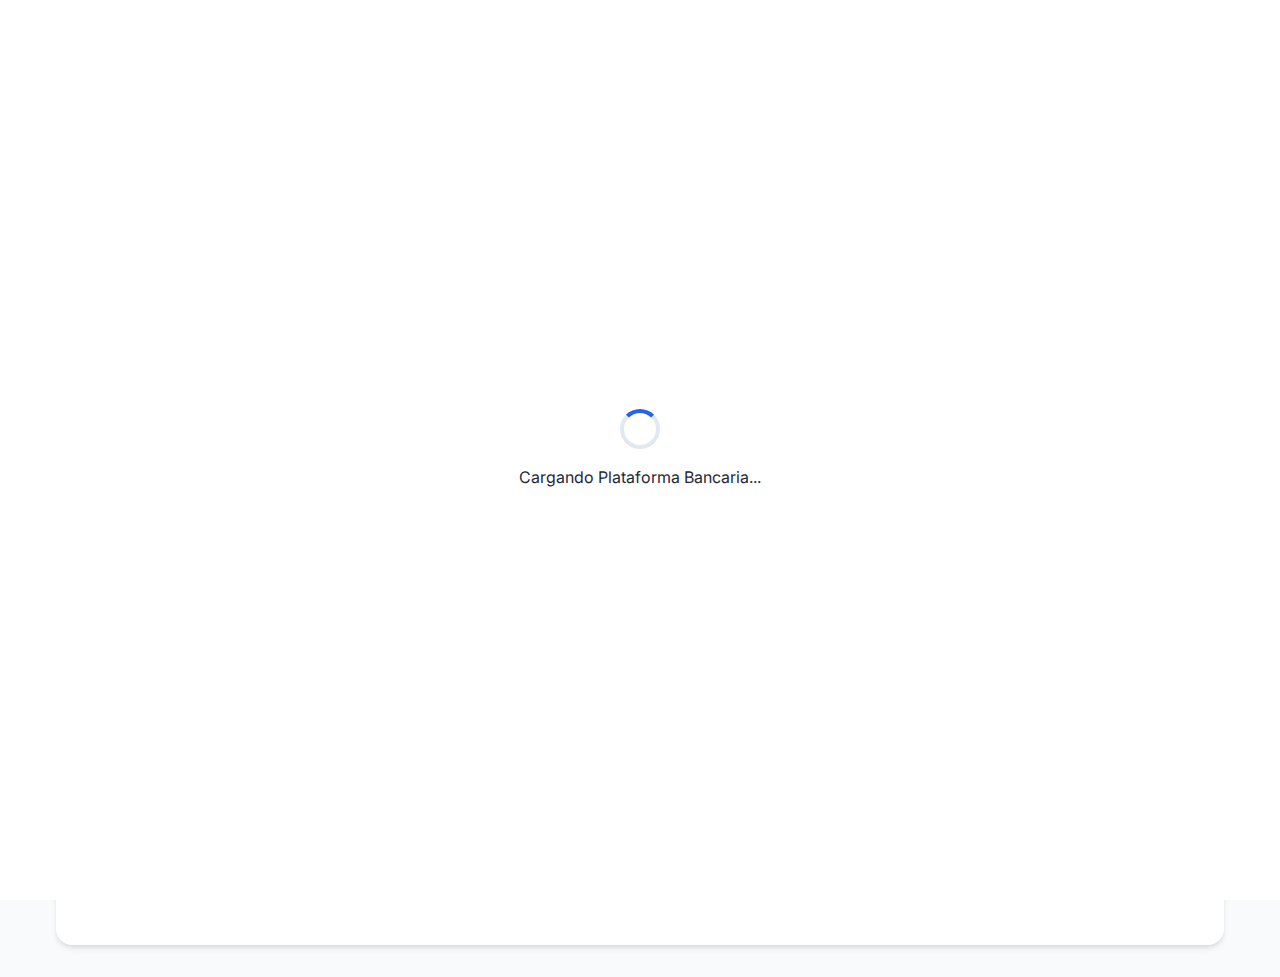
<file: app/frontend/index.html>
<!DOCTYPE html>
<html lang="es">
<head>
    <meta charset="UTF-8">
    <meta name="viewport" content="width=device-width, initial-scale=1.0">
    <title>🏦 Banking Digital - Secure Banking Platform</title>
    <link rel="stylesheet" href="styles.css">
    <link href="https://cdnjs.cloudflare.com/ajax/libs/font-awesome/6.0.0/css/all.min.css" rel="stylesheet">
    <link rel="preconnect" href="https://fonts.googleapis.com">
    <link rel="preconnect" href="https://fonts.gstatic.com" crossorigin>
    <link href="https://fonts.googleapis.com/css2?family=Inter:wght@300;400;500;600;700&display=swap" rel="stylesheet">
</head>
<body>
    <!-- Loading Spinner -->
    <div id="loading" class="loading-overlay">
        <div class="spinner"></div>
        <p>Cargando Plataforma Bancaria...</p>
    </div>

    <!-- Header -->
    <header class="header">
        <div class="container">
            <div class="logo">
                <i class="fas fa-university"></i>
                <h1>Banking Digital</h1>
            </div>
            <nav class="nav" id="mainNav">
                <ul>
                    <li><a href="#dashboard" class="nav-link active" data-section="dashboard">
                        <i class="fas fa-home"></i> Dashboard
                    </a></li>
                    <li><a href="#accounts" class="nav-link" data-section="accounts">
                        <i class="fas fa-credit-card"></i> Cuentas
                    </a></li>
                    <li><a href="#transactions" class="nav-link" data-section="transactions">
                        <i class="fas fa-exchange-alt"></i> Transferencias
                    </a></li>
                    <li><a href="#services" class="nav-link" data-section="services">
                        <i class="fas fa-file-invoice-dollar"></i> Pagar Servicios
                    </a></li>
                    <li><a href="#deposit" class="nav-link" data-section="deposit">
                        <i class="fas fa-plus-circle"></i> Depositar
                    </a></li>
                    <li><a href="#withdraw" class="nav-link" data-section="withdraw">
                        <i class="fas fa-minus-circle"></i> Retirar
                    </a></li>
                    <li><a href="#history" class="nav-link" data-section="history">
                        <i class="fas fa-history"></i> Historial
                    </a></li>
                    <li><a href="#profile" class="nav-link" data-section="profile">
                        <i class="fas fa-user"></i> Perfil
                    </a></li>
                </ul>
            </nav>
            <div class="user-menu">
                <div class="user-info">
                    <span id="userName">Juan Pérez</span>
                    <i class="fas fa-user-circle"></i>
                </div>
                <button id="logoutBtn" class="btn btn-outline">
                    <i class="fas fa-sign-out-alt"></i> Salir
                </button>
            </div>
        </div>
    </header>

    <!-- Main Content -->
    <main class="main-content">
        <!-- Dashboard Section -->
        <section id="dashboard" class="section active">
            <div class="container">
                <div class="section-header">
                    <h2><i class="fas fa-chart-line"></i> Dashboard Financiero</h2>
                    <div class="date-info">
                        <i class="fas fa-calendar"></i>
                        <span id="currentDate"></span>
                    </div>
                </div>

                <!-- Balance Cards -->
                <div class="balance-grid">
                    <div class="balance-card primary">
                        <div class="card-header">
                            <h3>Saldo Total</h3>
                            <i class="fas fa-wallet"></i>
                        </div>
                        <div class="amount" id="totalBalance">$0.00</div>
                        <div class="change positive">
                            <i class="fas fa-arrow-up"></i>
                            +2.5% desde el mes pasado
                        </div>
                    </div>

                    <div class="balance-card">
                        <div class="card-header">
                            <h3>Cuenta Corriente</h3>
                            <i class="fas fa-credit-card"></i>
                        </div>
                        <div class="amount" id="checkingBalance">$0.00</div>
                        <div class="account-number">****1234</div>
                    </div>

                    <div class="balance-card">
                        <div class="card-header">
                            <h3>Cuenta Ahorros</h3>
                            <i class="fas fa-piggy-bank"></i>
                        </div>
                        <div class="amount" id="savingsBalance">$0.00</div>
                        <div class="account-number">****5678</div>
                    </div>

                    <div class="balance-card">
                        <div class="card-header">
                            <h3>Tarjeta Crédito</h3>
                            <i class="fas fa-credit-card"></i>
                        </div>
                        <div class="amount credit" id="creditBalance">-$0.00</div>
                        <div class="credit-limit">Límite: $5,000</div>
                    </div>
                </div>

                <!-- Quick Actions -->
                <div class="quick-actions">
                    <h3>Acciones Rápidas</h3>
                    <div class="actions-grid">
                        <button class="action-btn" data-action="transfer">
                            <i class="fas fa-paper-plane"></i>
                            <span>Transferir</span>
                        </button>
                        <button class="action-btn" data-action="pay">
                            <i class="fas fa-file-invoice-dollar"></i>
                            <span>Pagar Servicios</span>
                        </button>
                        <button class="action-btn" data-action="deposit">
                            <i class="fas fa-plus-circle"></i>
                            <span>Depositar</span>
                        </button>
                        <button class="action-btn" data-action="withdraw">
                            <i class="fas fa-minus-circle"></i>
                            <span>Retirar</span>
                        </button>
                    </div>
                </div>

                <!-- Recent Transactions -->
                <div class="recent-transactions">
                    <h3>Transacciones Recientes</h3>
                    <div id="recentTransactionsList" class="transactions-list">
                        <!-- Transactions will be loaded here -->
                    </div>
                </div>
            </div>
        </section>

        <!-- Accounts Section -->
        <section id="accounts" class="section">
            <div class="container">
                <div class="section-header">
                    <h2><i class="fas fa-credit-card"></i> Mis Cuentas</h2>
                    <button class="btn btn-primary">
                        <i class="fas fa-plus"></i> Nueva Cuenta
                    </button>
                </div>
                
                <div id="accountsList" class="accounts-grid">
                    <!-- Accounts will be loaded here -->
                </div>
            </div>
        </section>

        <!-- Transactions Section -->
        <section id="transactions" class="section">
            <div class="container">
                <div class="section-header">
                    <h2><i class="fas fa-exchange-alt"></i> Nueva Transferencia</h2>
                </div>

                <div class="transaction-form-container">
                    <form id="transactionForm" class="transaction-form">
                        <div class="form-row">
                            <div class="form-group">
                                <label for="fromAccount">Cuenta Origen</label>
                                <select id="fromAccount" required>
                                    <option value="">Seleccionar cuenta</option>
                                </select>
                            </div>
                            <div class="form-group">
                                <label for="toAccount">Cuenta Destino</label>
                                <input type="text" id="toAccount" placeholder="Número de cuenta o email" required>
                            </div>
                        </div>

                        <div class="form-row">
                            <div class="form-group">
                                <label for="amount">Monto</label>
                                <div class="amount-input">
                                    <span class="currency">$</span>
                                    <input type="number" id="amount" step="0.01" min="0.01" placeholder="0.00" required>
                                </div>
                            </div>
                            <div class="form-group">
                                <label for="transactionType">Tipo</label>
                                <select id="transactionType" required>
                                    <option value="transfer">Transferencia</option>
                                    <option value="payment">Pago</option>
                                    <option value="deposit">Depósito</option>
                                </select>
                            </div>
                        </div>

                        <div class="form-group">
                            <label for="description">Descripción</label>
                            <input type="text" id="description" placeholder="Concepto de la transferencia">
                        </div>

                        <div class="form-actions">
                            <button type="button" class="btn btn-outline">Cancelar</button>
                            <button type="submit" class="btn btn-primary">
                                <i class="fas fa-paper-plane"></i> Enviar Transferencia
                            </button>
                        </div>
                    </form>
                </div>
            </div>
        </section>

        <!-- History Section -->
        <section id="history" class="section">
            <div class="container">
                <div class="section-header">
                    <h2><i class="fas fa-history"></i> Historial de Transacciones</h2>
                    <div class="filters">
                        <select id="periodFilter">
                            <option value="7">Últimos 7 días</option>
                            <option value="30">Último mes</option>
                            <option value="90">Últimos 3 meses</option>
                            <option value="365">Último año</option>
                        </select>
                        <input type="text" id="searchFilter" placeholder="Buscar transacciones...">
                    </div>
                </div>

                <div id="transactionHistory" class="transaction-history">
                    <!-- Transaction history will be loaded here -->
                </div>
            </div>
        </section>

        <!-- Profile Section -->
        <section id="profile" class="section">
            <div class="container">
                <div class="section-header">
                    <h2><i class="fas fa-user"></i> Mi Perfil</h2>
                </div>

                <div class="profile-container">
                    <div class="profile-info">
                        <div class="avatar">
                            <i class="fas fa-user-circle"></i>
                        </div>
                        <h3 id="profileName">Juan Pérez</h3>
                        <p id="profileEmail">juan.perez@gmail.com</p>
                    </div>

                    <div class="profile-settings">
                        <h4>Configuración de Seguridad</h4>
                        <div class="setting-item">
                            <span>Autenticación de dos factores</span>
                            <label class="switch">
                                <input type="checkbox" id="twoFactorAuth">
                                <span class="slider"></span>
                            </label>
                        </div>
                        <div class="setting-item">
                            <span>Notificaciones por email</span>
                            <label class="switch">
                                <input type="checkbox" id="emailNotifications" checked>
                                <span class="slider"></span>
                            </label>
                        </div>
                    </div>
                </div>
            </div>
        </section>

        <!-- Service Payment Section -->
        <section id="services" class="section">
            <div class="container">
                <div class="section-header">
                    <h2><i class="fas fa-file-invoice-dollar"></i> Pagar Servicios</h2>
                    <p>Paga tus servicios básicos de manera rápida y segura</p>
                </div>

                <div class="service-payment-container">
                    <form id="servicePaymentForm" class="payment-form">
                        <div class="form-row">
                            <div class="form-group">
                                <label for="serviceAccount">Cuenta a Debitar</label>
                                <select id="serviceAccount" required>
                                    <option value="">Seleccionar cuenta</option>
                                </select>
                            </div>
                            <div class="form-group">
                                <label for="serviceType">Tipo de Servicio</label>
                                <select id="serviceType" required>
                                    <option value="">Seleccionar servicio</option>
                                    <option value="electricity">⚡ Electricidad</option>
                                    <option value="water">💧 Agua</option>
                                    <option value="gas">🔥 Gas</option>
                                    <option value="phone">📞 Teléfono</option>
                                    <option value="internet">🌐 Internet</option>
                                    <option value="cable">📺 Cable TV</option>
                                    <option value="insurance">🛡️ Seguro</option>
                                    <option value="credit_card">💳 Tarjeta de Crédito</option>
                                    <option value="loan">🏦 Préstamo</option>
                                    <option value="other">📋 Otro</option>
                                </select>
                            </div>
                        </div>

                        <div class="form-row">
                            <div class="form-group">
                                <label for="serviceProvider">Proveedor del Servicio</label>
                                <input type="text" id="serviceProvider" placeholder="Ej: CFE, Telmex, Pemex" required>
                            </div>
                            <div class="form-group">
                                <label for="serviceAmount">Monto a Pagar</label>
                                <div class="amount-input">
                                    <span class="currency">$</span>
                                    <input type="number" id="serviceAmount" step="0.01" min="0.01" placeholder="0.00" required>
                                </div>
                            </div>
                        </div>

                        <div class="form-row">
                            <div class="form-group">
                                <label for="referenceNumber">Número de Referencia</label>
                                <input type="text" id="referenceNumber" placeholder="Número de factura o referencia">
                            </div>
                            <div class="form-group">
                                <label for="serviceDescription">Descripción</label>
                                <input type="text" id="serviceDescription" placeholder="Descripción del pago">
                            </div>
                        </div>

                        <div class="form-actions">
                            <button type="button" class="btn btn-outline" onclick="clearServiceForm()">Limpiar</button>
                            <button type="submit" class="btn btn-primary">
                                <i class="fas fa-credit-card"></i> Pagar Servicio
                            </button>
                        </div>
                    </form>
                </div>
            </div>
        </section>

        <!-- Deposit Section -->
        <section id="deposit" class="section">
            <div class="container">
                <div class="section-header">
                    <h2><i class="fas fa-plus-circle"></i> Depositar Dinero</h2>
                    <p>Realiza depósitos a tu cuenta de manera segura</p>
                </div>

                <div class="deposit-container">
                    <form id="depositForm" class="transaction-form">
                        <div class="form-row">
                            <div class="form-group">
                                <label for="depositAccount">Cuenta de Destino</label>
                                <select id="depositAccount" required>
                                    <option value="">Seleccionar cuenta</option>
                                </select>
                            </div>
                            <div class="form-group">
                                <label for="depositMethod">Método de Depósito</label>
                                <select id="depositMethod" required>
                                    <option value="">Seleccionar método</option>
                                    <option value="cash">💵 Efectivo</option>
                                    <option value="check">📝 Cheque</option>
                                    <option value="transfer">🔄 Transferencia</option>
                                    <option value="atm">🏧 Cajero Automático</option>
                                    <option value="mobile">📱 Depósito Móvil</option>
                                </select>
                            </div>
                        </div>

                        <div class="form-row">
                            <div class="form-group">
                                <label for="depositAmount">Monto a Depositar</label>
                                <div class="amount-input">
                                    <span class="currency">$</span>
                                    <input type="number" id="depositAmount" step="0.01" min="0.01" placeholder="0.00" required>
                                </div>
                            </div>
                            <div class="form-group">
                                <label for="depositReference">Número de Referencia</label>
                                <input type="text" id="depositReference" placeholder="Número de cheque o referencia">
                            </div>
                        </div>

                        <div class="form-group">
                            <label for="depositDescription">Descripción</label>
                            <input type="text" id="depositDescription" placeholder="Concepto del depósito">
                        </div>

                        <div class="form-actions">
                            <button type="button" class="btn btn-outline" onclick="clearDepositForm()">Limpiar</button>
                            <button type="submit" class="btn btn-primary">
                                <i class="fas fa-plus-circle"></i> Realizar Depósito
                            </button>
                        </div>
                    </form>
                </div>
            </div>
        </section>

        <!-- Withdrawal Section -->
        <section id="withdraw" class="section">
            <div class="container">
                <div class="section-header">
                    <h2><i class="fas fa-minus-circle"></i> Retirar Dinero</h2>
                    <p>Retira dinero de tu cuenta de forma segura</p>
                </div>

                <div class="withdrawal-container">
                    <form id="withdrawalForm" class="transaction-form">
                        <div class="form-row">
                            <div class="form-group">
                                <label for="withdrawalAccount">Cuenta de Origen</label>
                                <select id="withdrawalAccount" required>
                                    <option value="">Seleccionar cuenta</option>
                                </select>
                            </div>
                            <div class="form-group">
                                <label for="withdrawalMethod">Método de Retiro</label>
                                <select id="withdrawalMethod" required>
                                    <option value="">Seleccionar método</option>
                                    <option value="cash">💵 Efectivo</option>
                                    <option value="atm">🏧 Cajero Automático</option>
                                    <option value="transfer">🔄 Transferencia</option>
                                    <option value="check">📝 Cheque</option>
                                </select>
                            </div>
                        </div>

                        <div class="form-row">
                            <div class="form-group">
                                <label for="withdrawalAmount">Monto a Retirar</label>
                                <div class="amount-input">
                                    <span class="currency">$</span>
                                    <input type="number" id="withdrawalAmount" step="0.01" min="0.01" placeholder="0.00" required>
                                </div>
                            </div>
                            <div class="form-group">
                                <label for="availableBalance">Saldo Disponible</label>
                                <div class="balance-display" id="withdrawalBalance">$0.00</div>
                            </div>
                        </div>

                        <div class="form-group">
                            <label for="withdrawalDescription">Descripción</label>
                            <input type="text" id="withdrawalDescription" placeholder="Motivo del retiro">
                        </div>

                        <div class="form-actions">
                            <button type="button" class="btn btn-outline" onclick="clearWithdrawalForm()">Limpiar</button>
                            <button type="submit" class="btn btn-primary">
                                <i class="fas fa-minus-circle"></i> Realizar Retiro
                            </button>
                        </div>
                    </form>
                </div>
            </div>
        </section>
    </main>

    <!-- Toast Notifications -->
    <div id="toast-container" class="toast-container"></div>

    <!-- Modal for confirmations -->
    <div id="modal" class="modal">
        <div class="modal-content">
            <div class="modal-header">
                <h3 id="modalTitle">Confirmar Transacción</h3>
                <button class="close" id="closeModal">&times;</button>
            </div>
            <div class="modal-body" id="modalBody">
                <!-- Modal content -->
            </div>
            <div class="modal-footer">
                <button class="btn btn-outline" id="cancelModal">Cancelar</button>
                <button class="btn btn-primary" id="confirmModal">Confirmar</button>
            </div>
        </div>
    </div>

    <script src="app.js"></script>
</body>
</html>
</file>
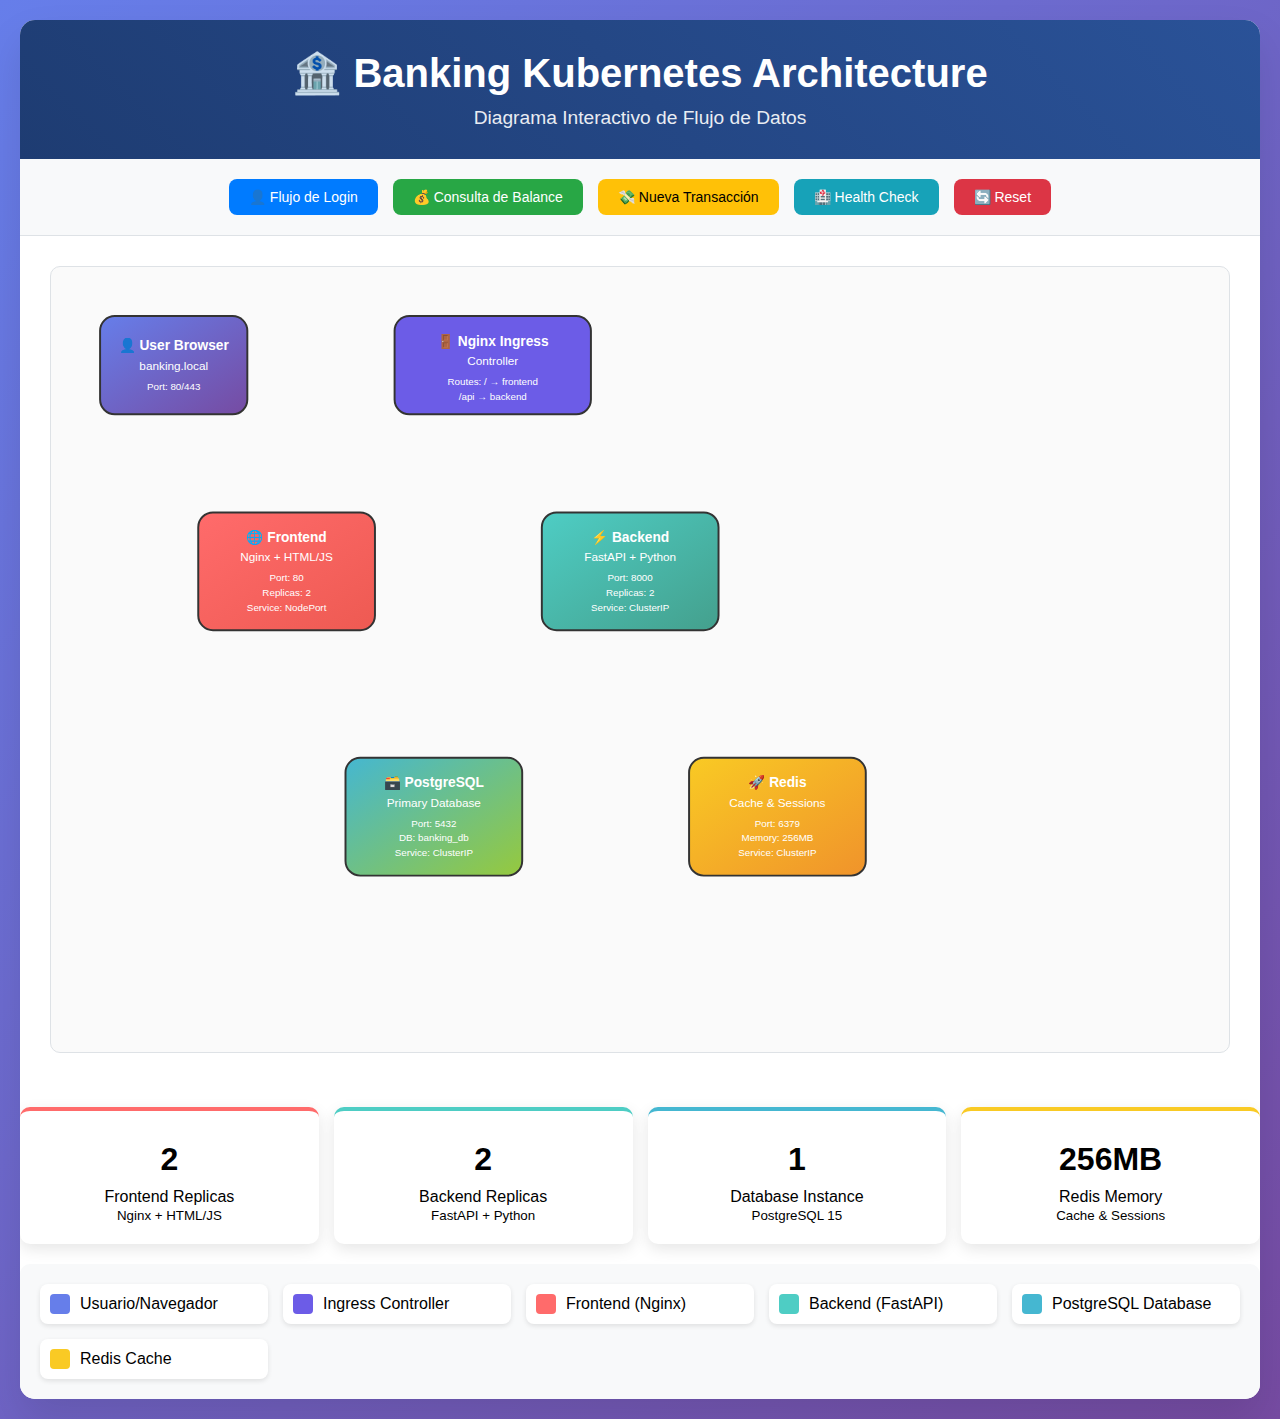
<file: docs/interactive-architecture.html>
<!DOCTYPE html>
<html lang="es">
<head>
    <meta charset="UTF-8">
    <meta name="viewport" content="width=device-width, initial-scale=1.0">
    <title>Banking K8s - Arquitectura Interactiva</title>
    <style>
        * {
            margin: 0;
            padding: 0;
            box-sizing: border-box;
        }

        body {
            font-family: 'Segoe UI', Tahoma, Geneva, Verdana, sans-serif;
            background: linear-gradient(135deg, #667eea 0%, #764ba2 100%);
            min-height: 100vh;
            padding: 20px;
        }

        .container {
            max-width: 1400px;
            margin: 0 auto;
            background: white;
            border-radius: 15px;
            box-shadow: 0 20px 40px rgba(0,0,0,0.1);
            overflow: hidden;
        }

        .header {
            background: linear-gradient(45deg, #1e3c72, #2a5298);
            color: white;
            padding: 30px;
            text-align: center;
        }

        .header h1 {
            font-size: 2.5em;
            margin-bottom: 10px;
        }

        .header p {
            font-size: 1.2em;
            opacity: 0.9;
        }

        .controls {
            padding: 20px;
            background: #f8f9fa;
            border-bottom: 1px solid #dee2e6;
            display: flex;
            gap: 15px;
            flex-wrap: wrap;
            justify-content: center;
        }

        .btn {
            padding: 10px 20px;
            border: none;
            border-radius: 8px;
            cursor: pointer;
            font-size: 14px;
            font-weight: 500;
            transition: all 0.3s ease;
            display: flex;
            align-items: center;
            gap: 8px;
        }

        .btn:hover {
            transform: translateY(-2px);
            box-shadow: 0 5px 15px rgba(0,0,0,0.2);
        }

        .btn-primary { background: #007bff; color: white; }
        .btn-success { background: #28a745; color: white; }
        .btn-warning { background: #ffc107; color: black; }
        .btn-info { background: #17a2b8; color: white; }
        .btn-danger { background: #dc3545; color: white; }

        .architecture-container {
            padding: 30px;
            position: relative;
        }

        .architecture-svg {
            width: 100%;
            height: auto;
            border: 1px solid #dee2e6;
            border-radius: 10px;
            background: #fafafa;
        }

        .component {
            cursor: pointer;
            transition: all 0.3s ease;
        }

        .component:hover {
            transform: scale(1.05);
            filter: drop-shadow(3px 3px 6px rgba(0,0,0,0.3));
        }

        .flow-arrow {
            stroke: #007bff;
            stroke-width: 3;
            marker-end: url(#arrowhead);
            opacity: 0;
            animation: dash 2s linear infinite;
            stroke-dasharray: 10,5;
        }

        .flow-arrow.active {
            opacity: 1;
        }

        @keyframes dash {
            to {
                stroke-dashoffset: -15;
            }
        }

        .info-panel {
            position: absolute;
            top: 20px;
            right: 20px;
            width: 300px;
            background: white;
            border-radius: 10px;
            box-shadow: 0 10px 25px rgba(0,0,0,0.1);
            padding: 20px;
            opacity: 0;
            transform: translateX(20px);
            transition: all 0.3s ease;
            border-left: 4px solid #007bff;
        }

        .info-panel.show {
            opacity: 1;
            transform: translateX(0);
        }

        .info-panel h3 {
            color: #007bff;
            margin-bottom: 10px;
            font-size: 1.2em;
        }

        .info-panel .metric {
            display: flex;
            justify-content: space-between;
            margin: 8px 0;
            padding: 5px 0;
            border-bottom: 1px solid #eee;
        }

        .flow-steps {
            margin-top: 20px;
            background: #f8f9fa;
            border-radius: 10px;
            padding: 20px;
        }

        .step {
            display: flex;
            align-items: center;
            padding: 10px;
            margin: 5px 0;
            background: white;
            border-radius: 8px;
            border-left: 4px solid #28a745;
            opacity: 0.3;
            transition: all 0.3s ease;
        }

        .step.active {
            opacity: 1;
            transform: scale(1.02);
            box-shadow: 0 5px 15px rgba(40, 167, 69, 0.2);
        }

        .step-number {
            background: #28a745;
            color: white;
            width: 25px;
            height: 25px;
            border-radius: 50%;
            display: flex;
            align-items: center;
            justify-content: center;
            font-size: 12px;
            font-weight: bold;
            margin-right: 15px;
        }

        .legend {
            display: grid;
            grid-template-columns: repeat(auto-fit, minmax(200px, 1fr));
            gap: 15px;
            margin-top: 20px;
            padding: 20px;
            background: #f8f9fa;
            border-radius: 10px;
        }

        .legend-item {
            display: flex;
            align-items: center;
            gap: 10px;
            padding: 10px;
            background: white;
            border-radius: 8px;
            box-shadow: 0 2px 5px rgba(0,0,0,0.1);
        }

        .legend-color {
            width: 20px;
            height: 20px;
            border-radius: 4px;
        }

        .stats-grid {
            display: grid;
            grid-template-columns: repeat(auto-fit, minmax(200px, 1fr));
            gap: 15px;
            margin-top: 20px;
        }

        .stat-card {
            background: white;
            padding: 20px;
            border-radius: 10px;
            box-shadow: 0 5px 15px rgba(0,0,0,0.1);
            text-align: center;
            border-top: 4px solid;
        }

        .stat-card.frontend { border-color: #ff6b6b; }
        .stat-card.backend { border-color: #4ecdc4; }
        .stat-card.database { border-color: #45b7d1; }
        .stat-card.cache { border-color: #f9ca24; }

        .stat-value {
            font-size: 2em;
            font-weight: bold;
            margin: 10px 0;
        }

        .pulse {
            animation: pulse 2s infinite;
        }

        @keyframes pulse {
            0% { opacity: 1; }
            50% { opacity: 0.5; }
            100% { opacity: 1; }
        }

        @media (max-width: 768px) {
            .info-panel {
                position: relative;
                width: 100%;
                margin-top: 20px;
            }
        }
    </style>
</head>
<body>
    <div class="container">
        <div class="header">
            <h1>🏦 Banking Kubernetes Architecture</h1>
            <p>Diagrama Interactivo de Flujo de Datos</p>
        </div>

        <div class="controls">
            <button class="btn btn-primary" onclick="showFlow('user-login')">
                👤 Flujo de Login
            </button>
            <button class="btn btn-success" onclick="showFlow('balance-check')">
                💰 Consulta de Balance
            </button>
            <button class="btn btn-warning" onclick="showFlow('transaction')">
                💸 Nueva Transacción
            </button>
            <button class="btn btn-info" onclick="showFlow('health-check')">
                🏥 Health Check
            </button>
            <button class="btn btn-danger" onclick="resetFlow()">
                🔄 Reset
            </button>
        </div>

        <div class="architecture-container">
            <svg class="architecture-svg" viewBox="0 0 1200 800" xmlns="http://www.w3.org/2000/svg">
                <!-- Definitions for arrows and patterns -->
                <defs>
                    <marker id="arrowhead" markerWidth="10" markerHeight="7" refX="10" refY="3.5" orient="auto">
                        <polygon points="0 0, 10 3.5, 0 7" fill="#007bff"/>
                    </marker>
                    
                    <!-- Gradients -->
                    <linearGradient id="userGradient" x1="0%" y1="0%" x2="100%" y2="100%">
                        <stop offset="0%" style="stop-color:#667eea"/>
                        <stop offset="100%" style="stop-color:#764ba2"/>
                    </linearGradient>
                    
                    <linearGradient id="frontendGradient" x1="0%" y1="0%" x2="100%" y2="100%">
                        <stop offset="0%" style="stop-color:#ff6b6b"/>
                        <stop offset="100%" style="stop-color:#ee5a52"/>
                    </linearGradient>
                    
                    <linearGradient id="backendGradient" x1="0%" y1="0%" x2="100%" y2="100%">
                        <stop offset="0%" style="stop-color:#4ecdc4"/>
                        <stop offset="100%" style="stop-color:#44a08d"/>
                    </linearGradient>
                    
                    <linearGradient id="databaseGradient" x1="0%" y1="0%" x2="100%" y2="100%">
                        <stop offset="0%" style="stop-color:#45b7d1"/>
                        <stop offset="100%" style="stop-color:#96c93d"/>
                    </linearGradient>
                    
                    <linearGradient id="cacheGradient" x1="0%" y1="0%" x2="100%" y2="100%">
                        <stop offset="0%" style="stop-color:#f9ca24"/>
                        <stop offset="100%" style="stop-color:#f0932b"/>
                    </linearGradient>
                </defs>

                <!-- User/Browser -->
                <g class="component" id="user" onclick="showInfo('user')">
                    <rect x="50" y="50" width="150" height="100" rx="15" fill="url(#userGradient)" stroke="#333" stroke-width="2"/>
                    <text x="125" y="85" text-anchor="middle" fill="white" font-size="14" font-weight="bold">👤 User Browser</text>
                    <text x="125" y="105" text-anchor="middle" fill="white" font-size="12">banking.local</text>
                    <text x="125" y="125" text-anchor="middle" fill="white" font-size="10">Port: 80/443</text>
                </g>

                <!-- Ingress Controller -->
                <g class="component" id="ingress" onclick="showInfo('ingress')">
                    <rect x="350" y="50" width="200" height="100" rx="15" fill="#6c5ce7" stroke="#333" stroke-width="2"/>
                    <text x="450" y="80" text-anchor="middle" fill="white" font-size="14" font-weight="bold">🚪 Nginx Ingress</text>
                    <text x="450" y="100" text-anchor="middle" fill="white" font-size="12">Controller</text>
                    <text x="450" y="120" text-anchor="middle" fill="white" font-size="10">Routes: / → frontend</text>
                    <text x="450" y="135" text-anchor="middle" fill="white" font-size="10">/api → backend</text>
                </g>

                <!-- Frontend -->
                <g class="component" id="frontend" onclick="showInfo('frontend')">
                    <rect x="150" y="250" width="180" height="120" rx="15" fill="url(#frontendGradient)" stroke="#333" stroke-width="2"/>
                    <text x="240" y="280" text-anchor="middle" fill="white" font-size="14" font-weight="bold">🌐 Frontend</text>
                    <text x="240" y="300" text-anchor="middle" fill="white" font-size="12">Nginx + HTML/JS</text>
                    <text x="240" y="320" text-anchor="middle" fill="white" font-size="10">Port: 80</text>
                    <text x="240" y="335" text-anchor="middle" fill="white" font-size="10">Replicas: 2</text>
                    <text x="240" y="350" text-anchor="middle" fill="white" font-size="10">Service: NodePort</text>
                </g>

                <!-- Backend -->
                <g class="component" id="backend" onclick="showInfo('backend')">
                    <rect x="500" y="250" width="180" height="120" rx="15" fill="url(#backendGradient)" stroke="#333" stroke-width="2"/>
                    <text x="590" y="280" text-anchor="middle" fill="white" font-size="14" font-weight="bold">⚡ Backend</text>
                    <text x="590" y="300" text-anchor="middle" fill="white" font-size="12">FastAPI + Python</text>
                    <text x="590" y="320" text-anchor="middle" fill="white" font-size="10">Port: 8000</text>
                    <text x="590" y="335" text-anchor="middle" fill="white" font-size="10">Replicas: 2</text>
                    <text x="590" y="350" text-anchor="middle" fill="white" font-size="10">Service: ClusterIP</text>
                </g>

                <!-- PostgreSQL -->
                <g class="component" id="database" onclick="showInfo('database')">
                    <rect x="300" y="500" width="180" height="120" rx="15" fill="url(#databaseGradient)" stroke="#333" stroke-width="2"/>
                    <text x="390" y="530" text-anchor="middle" fill="white" font-size="14" font-weight="bold">🗃️ PostgreSQL</text>
                    <text x="390" y="550" text-anchor="middle" fill="white" font-size="12">Primary Database</text>
                    <text x="390" y="570" text-anchor="middle" fill="white" font-size="10">Port: 5432</text>
                    <text x="390" y="585" text-anchor="middle" fill="white" font-size="10">DB: banking_db</text>
                    <text x="390" y="600" text-anchor="middle" fill="white" font-size="10">Service: ClusterIP</text>
                </g>

                <!-- Redis -->
                <g class="component" id="cache" onclick="showInfo('cache')">
                    <rect x="650" y="500" width="180" height="120" rx="15" fill="url(#cacheGradient)" stroke="#333" stroke-width="2"/>
                    <text x="740" y="530" text-anchor="middle" fill="white" font-size="14" font-weight="bold">🚀 Redis</text>
                    <text x="740" y="550" text-anchor="middle" fill="white" font-size="12">Cache & Sessions</text>
                    <text x="740" y="570" text-anchor="middle" fill="white" font-size="10">Port: 6379</text>
                    <text x="740" y="585" text-anchor="middle" fill="white" font-size="10">Memory: 256MB</text>
                    <text x="740" y="600" text-anchor="middle" fill="white" font-size="10">Service: ClusterIP</text>
                </g>

                <!-- Flow Arrows -->
                <line class="flow-arrow" id="arrow-1" x1="200" y1="100" x2="350" y2="100"/>
                <line class="flow-arrow" id="arrow-2" x1="450" y1="150" x2="240" y2="250"/>
                <line class="flow-arrow" id="arrow-3" x1="330" y1="310" x2="500" y2="310"/>
                <line class="flow-arrow" id="arrow-4" x1="590" y1="370" x2="390" y2="500"/>
                <line class="flow-arrow" id="arrow-5" x1="590" y1="370" x2="740" y2="500"/>
                
                <!-- Bidirectional arrows -->
                <line class="flow-arrow" id="arrow-back-3" x1="500" y1="320" x2="330" y2="320"/>
                <line class="flow-arrow" id="arrow-back-4" x1="380" y1="500" x2="580" y2="370"/>
                <line class="flow-arrow" id="arrow-back-5" x1="730" y1="500" x2="600" y2="370"/>

                <!-- Data flow indicators -->
                <g id="flow-indicators">
                    <circle class="pulse" cx="125" cy="100" r="5" fill="#007bff" opacity="0"/>
                    <circle class="pulse" cx="450" cy="100" r="5" fill="#007bff" opacity="0"/>
                    <circle class="pulse" cx="240" cy="310" r="5" fill="#007bff" opacity="0"/>
                    <circle class="pulse" cx="590" cy="310" r="5" fill="#007bff" opacity="0"/>
                    <circle class="pulse" cx="390" cy="560" r="5" fill="#007bff" opacity="0"/>
                    <circle class="pulse" cx="740" cy="560" r="5" fill="#007bff" opacity="0"/>
                </g>
            </svg>

            <div class="info-panel" id="info-panel">
                <h3 id="info-title">Información del Componente</h3>
                <div id="info-content"></div>
            </div>
        </div>

        <div class="flow-steps" id="flow-steps" style="display: none;">
            <h3>📊 Flujo de Datos Actual</h3>
            <div id="steps-container"></div>
        </div>

        <div class="stats-grid">
            <div class="stat-card frontend">
                <div class="stat-value">2</div>
                <div>Frontend Replicas</div>
                <small>Nginx + HTML/JS</small>
            </div>
            <div class="stat-card backend">
                <div class="stat-value">2</div>
                <div>Backend Replicas</div>
                <small>FastAPI + Python</small>
            </div>
            <div class="stat-card database">
                <div class="stat-value">1</div>
                <div>Database Instance</div>
                <small>PostgreSQL 15</small>
            </div>
            <div class="stat-card cache">
                <div class="stat-value">256MB</div>
                <div>Redis Memory</div>
                <small>Cache & Sessions</small>
            </div>
        </div>

        <div class="legend">
            <div class="legend-item">
                <div class="legend-color" style="background: #667eea;"></div>
                <span>Usuario/Navegador</span>
            </div>
            <div class="legend-item">
                <div class="legend-color" style="background: #6c5ce7;"></div>
                <span>Ingress Controller</span>
            </div>
            <div class="legend-item">
                <div class="legend-color" style="background: #ff6b6b;"></div>
                <span>Frontend (Nginx)</span>
            </div>
            <div class="legend-item">
                <div class="legend-color" style="background: #4ecdc4;"></div>
                <span>Backend (FastAPI)</span>
            </div>
            <div class="legend-item">
                <div class="legend-color" style="background: #45b7d1;"></div>
                <span>PostgreSQL Database</span>
            </div>
            <div class="legend-item">
                <div class="legend-color" style="background: #f9ca24;"></div>
                <span>Redis Cache</span>
            </div>
        </div>
    </div>

    <script>
        // Información detallada de cada componente
        const componentInfo = {
            user: {
                title: '👤 Usuario/Navegador',
                content: `
                    <div class="metric"><span>URL:</span><span>banking.local</span></div>
                    <div class="metric"><span>Protocolo:</span><span>HTTP/HTTPS</span></div>
                    <div class="metric"><span>Puerto:</span><span>80/443</span></div>
                    <div class="metric"><span>Método:</span><span>GET/POST</span></div>
                    <p style="margin-top: 15px; font-size: 12px; color: #666;">
                        Punto de entrada del usuario. Navegador web que accede a la aplicación bancaria.
                    </p>
                `
            },
            ingress: {
                title: '🚪 Nginx Ingress Controller',
                content: `
                    <div class="metric"><span>Tipo:</span><span>nginx</span></div>
                    <div class="metric"><span>Host:</span><span>banking.local</span></div>
                    <div class="metric"><span>Rutas:</span><span>/ y /api</span></div>
                    <div class="metric"><span>Backend:</span><span>2 servicios</span></div>
                    <p style="margin-top: 15px; font-size: 12px; color: #666;">
                        Enruta el tráfico: / → frontend:80, /api → backend:8000
                    </p>
                `
            },
            frontend: {
                title: '🌐 Frontend Service',
                content: `
                    <div class="metric"><span>Imagen:</span><span>nginx:1.25-alpine</span></div>
                    <div class="metric"><span>Puerto:</span><span>80</span></div>
                    <div class="metric"><span>Replicas:</span><span>2</span></div>
                    <div class="metric"><span>Tipo:</span><span>NodePort</span></div>
                    <div class="metric"><span>CPU:</span><span>100m-200m</span></div>
                    <div class="metric"><span>Memoria:</span><span>128Mi-256Mi</span></div>
                    <p style="margin-top: 15px; font-size: 12px; color: #666;">
                        Interfaz web con HTML, CSS, JavaScript. Sirve la aplicación bancaria.
                    </p>
                `
            },
            backend: {
                title: '⚡ Backend API Service',
                content: `
                    <div class="metric"><span>Framework:</span><span>FastAPI</span></div>
                    <div class="metric"><span>Puerto:</span><span>8000</span></div>
                    <div class="metric"><span>Replicas:</span><span>2</span></div>
                    <div class="metric"><span>Tipo:</span><span>ClusterIP</span></div>
                    <div class="metric"><span>CPU:</span><span>200m-500m</span></div>
                    <div class="metric"><span>Memoria:</span><span>256Mi-512Mi</span></div>
                    <p style="margin-top: 15px; font-size: 12px; color: #666;">
                        API REST con endpoints de autenticación, cuentas y transacciones.
                    </p>
                `
            },
            database: {
                title: '🗃️ PostgreSQL Database',
                content: `
                    <div class="metric"><span>Versión:</span><span>PostgreSQL 15</span></div>
                    <div class="metric"><span>Puerto:</span><span>5432</span></div>
                    <div class="metric"><span>Base de datos:</span><span>banking_db</span></div>
                    <div class="metric"><span>Usuario:</span><span>banking_user</span></div>
                    <div class="metric"><span>Tablas:</span><span>users, accounts, transactions</span></div>
                    <p style="margin-top: 15px; font-size: 12px; color: #666;">
                        Base de datos principal con información de usuarios, cuentas y transacciones.
                    </p>
                `
            },
            cache: {
                title: '🚀 Redis Cache',
                content: `
                    <div class="metric"><span>Versión:</span><span>Redis 7</span></div>
                    <div class="metric"><span>Puerto:</span><span>6379</span></div>
                    <div class="metric"><span>Memoria:</span><span>256MB</span></div>
                    <div class="metric"><span>Política:</span><span>allkeys-lru</span></div>
                    <div class="metric"><span>Persistencia:</span><span>AOF habilitado</span></div>
                    <p style="margin-top: 15px; font-size: 12px; color: #666;">
                        Cache en memoria para sesiones de usuario y datos temporales.
                    </p>
                `
            }
        };

        // Flujos de datos predefinidos
        const flows = {
            'user-login': {
                title: 'Flujo de Login de Usuario',
                steps: [
                    { component: 'user', text: 'Usuario ingresa credenciales en banking.local/login', duration: 1000 },
                    { component: 'ingress', text: 'Ingress enruta POST /api/auth/login → backend', duration: 1000 },
                    { component: 'backend', text: 'Backend valida credenciales', duration: 1000 },
                    { component: 'database', text: 'PostgreSQL busca usuario en tabla users', duration: 1000 },
                    { component: 'cache', text: 'Redis guarda sesión JWT con TTL 30min', duration: 1000 },
                    { component: 'backend', text: 'Backend retorna JWT token', duration: 1000 },
                    { component: 'frontend', text: 'Frontend guarda token y redirige a dashboard', duration: 1000 }
                ],
                arrows: ['arrow-1', 'arrow-3', 'arrow-4', 'arrow-5', 'arrow-back-4', 'arrow-back-3']
            },
            'balance-check': {
                title: 'Consulta de Balance',
                steps: [
                    { component: 'user', text: 'Usuario solicita ver balance de cuentas', duration: 1000 },
                    { component: 'frontend', text: 'Frontend envía GET /api/accounts con JWT', duration: 1000 },
                    { component: 'backend', text: 'Backend verifica JWT token', duration: 1000 },
                    { component: 'cache', text: 'Redis valida sesión activa', duration: 1000 },
                    { component: 'database', text: 'PostgreSQL consulta tabla accounts por user_id', duration: 1000 },
                    { component: 'backend', text: 'Backend formatea respuesta JSON', duration: 1000 },
                    { component: 'frontend', text: 'Frontend muestra balance en UI', duration: 1000 }
                ],
                arrows: ['arrow-3', 'arrow-5', 'arrow-4', 'arrow-back-4', 'arrow-back-5', 'arrow-back-3']
            },
            'transaction': {
                title: 'Nueva Transacción',
                steps: [
                    { component: 'user', text: 'Usuario inicia transferencia entre cuentas', duration: 1000 },
                    { component: 'frontend', text: 'Frontend envía POST /api/transactions', duration: 1000 },
                    { component: 'backend', text: 'Backend inicia transacción ACID', duration: 1000 },
                    { component: 'database', text: 'PostgreSQL actualiza balances atomicamente', duration: 1500 },
                    { component: 'database', text: 'PostgreSQL inserta registro en transactions', duration: 1000 },
                    { component: 'cache', text: 'Redis invalida cache de balances', duration: 800 },
                    { component: 'frontend', text: 'Frontend confirma transacción exitosa', duration: 1000 }
                ],
                arrows: ['arrow-3', 'arrow-4', 'arrow-5', 'arrow-back-4', 'arrow-back-3']
            },
            'health-check': {
                title: 'Health Check del Sistema',
                steps: [
                    { component: 'backend', text: 'Kubernetes ejecuta health check', duration: 800 },
                    { component: 'database', text: 'Test: SELECT 1 en PostgreSQL', duration: 800 },
                    { component: 'cache', text: 'Test: PING en Redis', duration: 800 },
                    { component: 'backend', text: 'Respuesta: {"status": "healthy"}', duration: 800 }
                ],
                arrows: ['arrow-4', 'arrow-5', 'arrow-back-4', 'arrow-back-5']
            }
        };

        let currentFlow = null;
        let currentStep = 0;

        function showInfo(componentId) {
            const info = componentInfo[componentId];
            if (info) {
                document.getElementById('info-title').textContent = info.title;
                document.getElementById('info-content').innerHTML = info.content;
                document.getElementById('info-panel').classList.add('show');
            }
        }

        function showFlow(flowId) {
            resetFlow();
            currentFlow = flows[flowId];
            currentStep = 0;
            
            document.getElementById('flow-steps').style.display = 'block';
            document.querySelector('#flow-steps h3').textContent = '📊 ' + currentFlow.title;
            
            // Crear los pasos
            const stepsContainer = document.getElementById('steps-container');
            stepsContainer.innerHTML = '';
            currentFlow.steps.forEach((step, index) => {
                const stepDiv = document.createElement('div');
                stepDiv.className = 'step';
                stepDiv.innerHTML = `
                    <div class="step-number">${index + 1}</div>
                    <div>${step.text}</div>
                `;
                stepsContainer.appendChild(stepDiv);
            });
            
            // Iniciar animación
            animateFlow();
        }

        function animateFlow() {
            if (currentStep >= currentFlow.steps.length) {
                setTimeout(resetFlow, 2000);
                return;
            }

            const step = currentFlow.steps[currentStep];
            
            // Activar paso actual
            const steps = document.querySelectorAll('.step');
            steps[currentStep].classList.add('active');
            
            // Highlighting del componente
            highlightComponent(step.component);
            
            // Activar flechas relevantes
            if (currentFlow.arrows) {
                currentFlow.arrows.forEach(arrowId => {
                    const arrow = document.getElementById(arrowId);
                    if (arrow) arrow.classList.add('active');
                });
            }
            
            currentStep++;
            setTimeout(animateFlow, step.duration);
        }

        function highlightComponent(componentId) {
            // Remover highlight previo
            document.querySelectorAll('.component').forEach(comp => {
                comp.style.filter = '';
            });
            
            // Highlight componente actual
            const component = document.getElementById(componentId);
            if (component) {
                component.style.filter = 'drop-shadow(0 0 15px #007bff)';
            }
        }

        function resetFlow() {
            currentFlow = null;
            currentStep = 0;
            
            document.getElementById('flow-steps').style.display = 'none';
            document.getElementById('info-panel').classList.remove('show');
            
            // Remover todas las animaciones activas
            document.querySelectorAll('.flow-arrow').forEach(arrow => {
                arrow.classList.remove('active');
            });
            
            document.querySelectorAll('.step').forEach(step => {
                step.classList.remove('active');
            });
            
            document.querySelectorAll('.component').forEach(comp => {
                comp.style.filter = '';
            });
        }

        // Inicialización
        document.addEventListener('DOMContentLoaded', function() {
            // Animación inicial sutil
            setInterval(() => {
                if (!currentFlow) {
                    const indicators = document.querySelectorAll('#flow-indicators circle');
                    indicators.forEach((indicator, index) => {
                        setTimeout(() => {
                            indicator.style.opacity = '1';
                            setTimeout(() => {
                                indicator.style.opacity = '0';
                            }, 500);
                        }, index * 200);
                    });
                }
            }, 5000);
        });
    </script>
</body>
</html>
</file>
<file: app/frontend/styles.css>
/* Banking Digital - Modern CSS Styles */

/* CSS Reset and Base Styles */
* {
    margin: 0;
    padding: 0;
    box-sizing: border-box;
}

:root {
    /* Color Palette */
    --primary-color: #2563eb;
    --primary-dark: #1d4ed8;
    --primary-light: #3b82f6;
    --secondary-color: #64748b;
    --accent-color: #10b981;
    --warning-color: #f59e0b;
    --danger-color: #ef4444;
    --success-color: #22c55e;
    
    /* Neutral Colors */
    --white: #ffffff;
    --gray-50: #f8fafc;
    --gray-100: #f1f5f9;
    --gray-200: #e2e8f0;
    --gray-300: #cbd5e1;
    --gray-400: #94a3b8;
    --gray-500: #64748b;
    --gray-600: #475569;
    --gray-700: #334155;
    --gray-800: #1e293b;
    --gray-900: #0f172a;
    
    /* Typography */
    --font-family: 'Inter', -apple-system, BlinkMacSystemFont, 'Segoe UI', Roboto, sans-serif;
    --font-size-xs: 0.75rem;
    --font-size-sm: 0.875rem;
    --font-size-base: 1rem;
    --font-size-lg: 1.125rem;
    --font-size-xl: 1.25rem;
    --font-size-2xl: 1.5rem;
    --font-size-3xl: 1.875rem;
    
    /* Spacing */
    --spacing-1: 0.25rem;
    --spacing-2: 0.5rem;
    --spacing-3: 0.75rem;
    --spacing-4: 1rem;
    --spacing-5: 1.25rem;
    --spacing-6: 1.5rem;
    --spacing-8: 2rem;
    --spacing-10: 2.5rem;
    --spacing-12: 3rem;
    
    /* Border Radius */
    --radius-sm: 0.375rem;
    --radius-md: 0.5rem;
    --radius-lg: 0.75rem;
    --radius-xl: 1rem;
    
    /* Shadows */
    --shadow-sm: 0 1px 2px 0 rgba(0, 0, 0, 0.05);
    --shadow-md: 0 4px 6px -1px rgba(0, 0, 0, 0.1), 0 2px 4px -1px rgba(0, 0, 0, 0.06);
    --shadow-lg: 0 10px 15px -3px rgba(0, 0, 0, 0.1), 0 4px 6px -2px rgba(0, 0, 0, 0.05);
    --shadow-xl: 0 20px 25px -5px rgba(0, 0, 0, 0.1), 0 10px 10px -5px rgba(0, 0, 0, 0.04);
    
    /* Transitions */
    --transition: all 0.3s cubic-bezier(0.4, 0, 0.2, 1);
}

body {
    font-family: var(--font-family);
    background-color: var(--gray-50);
    color: var(--gray-800);
    line-height: 1.6;
    -webkit-font-smoothing: antialiased;
    -moz-osx-font-smoothing: grayscale;
}

/* Loading Overlay */
.loading-overlay {
    position: fixed;
    top: 0;
    left: 0;
    width: 100%;
    height: 100%;
    background: var(--white);
    display: flex;
    flex-direction: column;
    justify-content: center;
    align-items: center;
    z-index: 9999;
    transition: opacity 0.3s ease;
}

.loading-overlay.hidden {
    opacity: 0;
    pointer-events: none;
}

.spinner {
    width: 40px;
    height: 40px;
    border: 4px solid var(--gray-200);
    border-top: 4px solid var(--primary-color);
    border-radius: 50%;
    animation: spin 1s linear infinite;
    margin-bottom: var(--spacing-4);
}

@keyframes spin {
    0% { transform: rotate(0deg); }
    100% { transform: rotate(360deg); }
}

/* Container */
.container {
    max-width: 1200px;
    margin: 0 auto;
    padding: 0 var(--spacing-4);
}

/* Header */
.header {
    background: var(--white);
    border-bottom: 1px solid var(--gray-200);
    position: sticky;
    top: 0;
    z-index: 100;
    box-shadow: var(--shadow-sm);
}

.header .container {
    display: flex;
    align-items: center;
    justify-content: space-between;
    height: 70px;
}

.logo {
    display: flex;
    align-items: center;
    gap: var(--spacing-3);
    color: var(--primary-color);
}

.logo i {
    font-size: var(--font-size-2xl);
}

.logo h1 {
    font-size: var(--font-size-xl);
    font-weight: 700;
}

.nav ul {
    display: flex;
    list-style: none;
    gap: var(--spacing-6);
}

.nav-link {
    display: flex;
    align-items: center;
    gap: var(--spacing-2);
    padding: var(--spacing-2) var(--spacing-4);
    text-decoration: none;
    color: var(--gray-600);
    border-radius: var(--radius-md);
    font-weight: 500;
    transition: var(--transition);
}

.nav-link:hover,
.nav-link.active {
    background-color: var(--primary-color);
    color: var(--white);
}

.user-menu {
    display: flex;
    align-items: center;
    gap: var(--spacing-4);
}

.user-info {
    display: flex;
    align-items: center;
    gap: var(--spacing-2);
    font-weight: 500;
}

.user-info i {
    font-size: var(--font-size-xl);
    color: var(--gray-400);
}

/* Main Content */
.main-content {
    padding: var(--spacing-8) 0;
}

.section {
    display: none;
}

.section.active {
    display: block;
}

.section-header {
    display: flex;
    justify-content: space-between;
    align-items: center;
    margin-bottom: var(--spacing-8);
}

.section-header h2 {
    display: flex;
    align-items: center;
    gap: var(--spacing-3);
    font-size: var(--font-size-3xl);
    font-weight: 700;
    color: var(--gray-800);
}

.date-info {
    display: flex;
    align-items: center;
    gap: var(--spacing-2);
    color: var(--gray-500);
    font-size: var(--font-size-sm);
}

/* Balance Grid */
.balance-grid {
    display: grid;
    grid-template-columns: repeat(auto-fit, minmax(280px, 1fr));
    gap: var(--spacing-6);
    margin-bottom: var(--spacing-10);
}

.balance-card {
    background: var(--white);
    padding: var(--spacing-6);
    border-radius: var(--radius-xl);
    box-shadow: var(--shadow-md);
    border: 1px solid var(--gray-200);
    transition: var(--transition);
}

.balance-card:hover {
    transform: translateY(-2px);
    box-shadow: var(--shadow-lg);
}

.balance-card.primary {
    background: linear-gradient(135deg, var(--primary-color), var(--primary-dark));
    color: var(--white);
    border: none;
}

.card-header {
    display: flex;
    justify-content: space-between;
    align-items: center;
    margin-bottom: var(--spacing-4);
}

.card-header h3 {
    font-size: var(--font-size-base);
    font-weight: 600;
    opacity: 0.9;
}

.card-header i {
    font-size: var(--font-size-lg);
    opacity: 0.8;
}

.amount {
    font-size: var(--font-size-3xl);
    font-weight: 700;
    margin-bottom: var(--spacing-2);
}

.amount.credit {
    color: var(--danger-color);
}

.change {
    display: flex;
    align-items: center;
    gap: var(--spacing-1);
    font-size: var(--font-size-sm);
    opacity: 0.8;
}

.change.positive {
    color: var(--success-color);
}

.account-number,
.credit-limit {
    font-size: var(--font-size-sm);
    opacity: 0.7;
}

/* Quick Actions */
.quick-actions {
    background: var(--white);
    padding: var(--spacing-6);
    border-radius: var(--radius-xl);
    box-shadow: var(--shadow-md);
    margin-bottom: var(--spacing-8);
}

.quick-actions h3 {
    margin-bottom: var(--spacing-6);
    font-size: var(--font-size-xl);
    font-weight: 600;
}

.actions-grid {
    display: grid;
    grid-template-columns: repeat(auto-fit, minmax(150px, 1fr));
    gap: var(--spacing-4);
}

.action-btn {
    display: flex;
    flex-direction: column;
    align-items: center;
    gap: var(--spacing-3);
    padding: var(--spacing-5);
    background: var(--gray-50);
    border: 2px solid var(--gray-200);
    border-radius: var(--radius-lg);
    cursor: pointer;
    transition: var(--transition);
    font-size: var(--font-size-sm);
    font-weight: 500;
}

.action-btn:hover {
    background: var(--primary-color);
    border-color: var(--primary-color);
    color: var(--white);
    transform: translateY(-2px);
}

.action-btn i {
    font-size: var(--font-size-2xl);
}

/* Buttons */
.btn {
    display: inline-flex;
    align-items: center;
    gap: var(--spacing-2);
    padding: var(--spacing-3) var(--spacing-5);
    border: none;
    border-radius: var(--radius-md);
    font-size: var(--font-size-sm);
    font-weight: 500;
    text-decoration: none;
    cursor: pointer;
    transition: var(--transition);
}

.btn-primary {
    background: var(--primary-color);
    color: var(--white);
}

.btn-primary:hover {
    background: var(--primary-dark);
}

.btn-outline {
    background: transparent;
    color: var(--gray-600);
    border: 2px solid var(--gray-300);
}

.btn-outline:hover {
    border-color: var(--primary-color);
    color: var(--primary-color);
}

/* Forms */
.transaction-form-container {
    background: var(--white);
    padding: var(--spacing-8);
    border-radius: var(--radius-xl);
    box-shadow: var(--shadow-md);
    max-width: 800px;
    margin: 0 auto;
}

.form-row {
    display: grid;
    grid-template-columns: 1fr 1fr;
    gap: var(--spacing-6);
    margin-bottom: var(--spacing-6);
}

.form-group {
    display: flex;
    flex-direction: column;
    gap: var(--spacing-2);
}

.form-group label {
    font-weight: 500;
    color: var(--gray-700);
}

.form-group input,
.form-group select {
    padding: var(--spacing-3);
    border: 2px solid var(--gray-300);
    border-radius: var(--radius-md);
    font-size: var(--font-size-base);
    transition: var(--transition);
}

.form-group input:focus,
.form-group select:focus {
    outline: none;
    border-color: var(--primary-color);
    box-shadow: 0 0 0 3px rgba(37, 99, 235, 0.1);
}

.amount-input {
    position: relative;
}

.currency {
    position: absolute;
    left: var(--spacing-3);
    top: 50%;
    transform: translateY(-50%);
    font-weight: 600;
    color: var(--gray-500);
}

.amount-input input {
    padding-left: var(--spacing-8);
}

.form-actions {
    display: flex;
    justify-content: flex-end;
    gap: var(--spacing-4);
    margin-top: var(--spacing-8);
    padding-top: var(--spacing-6);
    border-top: 1px solid var(--gray-200);
}

/* Transactions */
.recent-transactions,
.transaction-history {
    background: var(--white);
    padding: var(--spacing-6);
    border-radius: var(--radius-xl);
    box-shadow: var(--shadow-md);
}

.recent-transactions h3 {
    margin-bottom: var(--spacing-6);
    font-size: var(--font-size-xl);
    font-weight: 600;
}

.transactions-list {
    display: flex;
    flex-direction: column;
    gap: var(--spacing-4);
}

.transaction-item {
    display: flex;
    justify-content: space-between;
    align-items: center;
    padding: var(--spacing-4);
    border: 1px solid var(--gray-200);
    border-radius: var(--radius-lg);
    transition: var(--transition);
}

.transaction-item:hover {
    background: var(--gray-50);
    border-color: var(--primary-color);
}

.transaction-info {
    display: flex;
    align-items: center;
    gap: var(--spacing-4);
}

.transaction-icon {
    width: 40px;
    height: 40px;
    border-radius: 50%;
    display: flex;
    align-items: center;
    justify-content: center;
    font-size: var(--font-size-lg);
    color: var(--white);
}

.transaction-icon.income {
    background: var(--success-color);
}

.transaction-icon.expense {
    background: var(--danger-color);
}

.transaction-details h4 {
    font-weight: 600;
    margin-bottom: var(--spacing-1);
}

.transaction-details p {
    font-size: var(--font-size-sm);
    color: var(--gray-500);
}

.transaction-amount {
    font-weight: 700;
    font-size: var(--font-size-lg);
}

.transaction-amount.positive {
    color: var(--success-color);
}

.transaction-amount.negative {
    color: var(--danger-color);
}

/* Accounts Grid */
.accounts-grid {
    display: grid;
    grid-template-columns: repeat(auto-fit, minmax(350px, 1fr));
    gap: var(--spacing-6);
}

.account-card {
    background: linear-gradient(135deg, var(--primary-color), var(--primary-dark));
    color: var(--white);
    padding: var(--spacing-6);
    border-radius: var(--radius-xl);
    position: relative;
    overflow: hidden;
}

.account-card::before {
    content: '';
    position: absolute;
    top: -50%;
    right: -20%;
    width: 100px;
    height: 100px;
    background: rgba(255, 255, 255, 0.1);
    border-radius: 50%;
}

.account-type {
    font-size: var(--font-size-sm);
    font-weight: 500;
    opacity: 0.8;
    margin-bottom: var(--spacing-2);
}

.account-balance {
    font-size: var(--font-size-3xl);
    font-weight: 700;
    margin-bottom: var(--spacing-4);
}

.account-number {
    font-size: var(--font-size-lg);
    font-weight: 600;
    letter-spacing: 2px;
    margin-bottom: var(--spacing-4);
}

.account-actions {
    display: flex;
    gap: var(--spacing-3);
}

.account-btn {
    padding: var(--spacing-2) var(--spacing-4);
    background: rgba(255, 255, 255, 0.2);
    border: 1px solid rgba(255, 255, 255, 0.3);
    border-radius: var(--radius-md);
    color: var(--white);
    font-size: var(--font-size-sm);
    cursor: pointer;
    transition: var(--transition);
}

.account-btn:hover {
    background: rgba(255, 255, 255, 0.3);
}

/* Profile */
.profile-container {
    display: grid;
    grid-template-columns: 1fr 2fr;
    gap: var(--spacing-8);
}

.profile-info {
    background: var(--white);
    padding: var(--spacing-8);
    border-radius: var(--radius-xl);
    box-shadow: var(--shadow-md);
    text-align: center;
}

.avatar {
    margin-bottom: var(--spacing-4);
}

.avatar i {
    font-size: 5rem;
    color: var(--gray-400);
}

.profile-info h3 {
    font-size: var(--font-size-2xl);
    font-weight: 600;
    margin-bottom: var(--spacing-2);
}

.profile-info p {
    color: var(--gray-500);
}

.profile-settings {
    background: var(--white);
    padding: var(--spacing-8);
    border-radius: var(--radius-xl);
    box-shadow: var(--shadow-md);
}

.profile-settings h4 {
    font-size: var(--font-size-xl);
    font-weight: 600;
    margin-bottom: var(--spacing-6);
}

.setting-item {
    display: flex;
    justify-content: space-between;
    align-items: center;
    padding: var(--spacing-4) 0;
    border-bottom: 1px solid var(--gray-200);
}

/* Switch Toggle */
.switch {
    position: relative;
    display: inline-block;
    width: 50px;
    height: 24px;
}

.switch input {
    opacity: 0;
    width: 0;
    height: 0;
}

.slider {
    position: absolute;
    cursor: pointer;
    top: 0;
    left: 0;
    right: 0;
    bottom: 0;
    background-color: var(--gray-300);
    transition: 0.4s;
    border-radius: 24px;
}

.slider:before {
    position: absolute;
    content: "";
    height: 18px;
    width: 18px;
    left: 3px;
    bottom: 3px;
    background-color: var(--white);
    transition: 0.4s;
    border-radius: 50%;
}

input:checked + .slider {
    background-color: var(--primary-color);
}

input:checked + .slider:before {
    transform: translateX(26px);
}

/* Filters */
.filters {
    display: flex;
    gap: var(--spacing-4);
    align-items: center;
}

.filters select,
.filters input {
    padding: var(--spacing-2) var(--spacing-3);
    border: 2px solid var(--gray-300);
    border-radius: var(--radius-md);
    font-size: var(--font-size-sm);
}

/* Toast Notifications */
.toast-container {
    position: fixed;
    top: 20px;
    right: 20px;
    z-index: 1000;
    display: flex;
    flex-direction: column;
    gap: var(--spacing-2);
}

.toast {
    padding: var(--spacing-4) var(--spacing-6);
    border-radius: var(--radius-lg);
    color: var(--white);
    font-weight: 500;
    box-shadow: var(--shadow-lg);
    transform: translateX(100%);
    animation: slideIn 0.3s forwards;
}

.toast.success {
    background: var(--success-color);
}

.toast.error {
    background: var(--danger-color);
}

.toast.warning {
    background: var(--warning-color);
}

@keyframes slideIn {
    to {
        transform: translateX(0);
    }
}

/* Modal */
.modal {
    display: none;
    position: fixed;
    z-index: 1000;
    left: 0;
    top: 0;
    width: 100%;
    height: 100%;
    background-color: rgba(0, 0, 0, 0.5);
    backdrop-filter: blur(4px);
}

.modal.show {
    display: flex;
    justify-content: center;
    align-items: center;
}

.modal-content {
    background: var(--white);
    border-radius: var(--radius-xl);
    box-shadow: var(--shadow-xl);
    max-width: 500px;
    width: 90%;
    max-height: 90vh;
    overflow-y: auto;
}

.modal-header {
    display: flex;
    justify-content: space-between;
    align-items: center;
    padding: var(--spacing-6);
    border-bottom: 1px solid var(--gray-200);
}

.modal-header h3 {
    font-size: var(--font-size-xl);
    font-weight: 600;
}

.close {
    background: none;
    border: none;
    font-size: var(--font-size-2xl);
    cursor: pointer;
    color: var(--gray-400);
    transition: var(--transition);
}

.close:hover {
    color: var(--gray-600);
}

.modal-body {
    padding: var(--spacing-6);
}

.modal-footer {
    display: flex;
    justify-content: flex-end;
    gap: var(--spacing-4);
    padding: var(--spacing-6);
    border-top: 1px solid var(--gray-200);
}

/* Responsive Design */
@media (max-width: 768px) {
    .header .container {
        flex-direction: column;
        height: auto;
        padding: var(--spacing-4);
        gap: var(--spacing-4);
    }
    
    .nav ul {
        flex-wrap: wrap;
        justify-content: center;
    }
    
    .balance-grid {
        grid-template-columns: 1fr;
    }
    
    .actions-grid {
        grid-template-columns: repeat(2, 1fr);
    }
    
    .form-row {
        grid-template-columns: 1fr;
    }
    
    .profile-container {
        grid-template-columns: 1fr;
    }
    
    .accounts-grid {
        grid-template-columns: 1fr;
    }
    
    .section-header {
        flex-direction: column;
        align-items: flex-start;
        gap: var(--spacing-4);
    }
    
    .filters {
        flex-direction: column;
        width: 100%;
    }
    
    .filters select,
    .filters input {
        width: 100%;
    }
}

/* Service Payment Styles */
.service-payment-container,
.deposit-container,
.withdrawal-container {
    background: var(--white);
    border-radius: var(--border-radius-lg);
    padding: var(--spacing-6);
    box-shadow: var(--shadow-sm);
    border: 1px solid var(--gray-200);
}

.payment-form .form-row {
    display: grid;
    grid-template-columns: 1fr 1fr;
    gap: var(--spacing-4);
    margin-bottom: var(--spacing-4);
}

.payment-form .form-group {
    display: flex;
    flex-direction: column;
}

.payment-form label {
    margin-bottom: var(--spacing-2);
    font-weight: 500;
    color: var(--gray-700);
    font-size: var(--font-size-sm);
}

.payment-form select,
.payment-form input[type="text"],
.payment-form input[type="number"] {
    padding: var(--spacing-3);
    border: 1px solid var(--gray-300);
    border-radius: var(--border-radius);
    font-size: var(--font-size-base);
    transition: all 0.2s ease;
    background: var(--white);
}

.payment-form select:focus,
.payment-form input:focus {
    outline: none;
    border-color: var(--primary-color);
    box-shadow: 0 0 0 3px rgba(37, 99, 235, 0.1);
}

.payment-form select option {
    padding: var(--spacing-2);
}

/* Balance Display */
.balance-display {
    padding: var(--spacing-3);
    background: var(--gray-50);
    border: 1px solid var(--gray-200);
    border-radius: var(--border-radius);
    font-weight: 600;
    font-size: var(--font-size-lg);
    color: var(--accent-color);
    text-align: center;
}

/* Service Type Icons in Select */
.payment-form select[id="serviceType"] option {
    background: var(--white);
    color: var(--gray-700);
}

/* Form Actions */
.form-actions {
    display: flex;
    gap: var(--spacing-3);
    justify-content: flex-end;
    margin-top: var(--spacing-6);
    padding-top: var(--spacing-4);
    border-top: 1px solid var(--gray-200);
}

.form-actions .btn {
    min-width: 140px;
}

/* Enhanced Navigation */
.nav ul {
    display: flex;
    gap: var(--spacing-2);
    flex-wrap: wrap;
}

.nav-link {
    display: flex;
    align-items: center;
    gap: var(--spacing-2);
    padding: var(--spacing-2) var(--spacing-3);
    color: var(--gray-600);
    text-decoration: none;
    border-radius: var(--border-radius);
    transition: all 0.2s ease;
    font-size: var(--font-size-sm);
    font-weight: 500;
}

.nav-link:hover {
    color: var(--primary-color);
    background: var(--gray-100);
}

.nav-link.active {
    color: var(--primary-color);
    background: var(--primary-color);
    color: var(--white);
}

/* Service Type Specific Styling */
.service-type-electricity { color: #fbbf24; }
.service-type-water { color: #3b82f6; }
.service-type-gas { color: #ef4444; }
.service-type-phone { color: #8b5cf6; }
.service-type-internet { color: #10b981; }
.service-type-cable { color: #f59e0b; }
.service-type-insurance { color: #6366f1; }
.service-type-credit_card { color: #ec4899; }
.service-type-loan { color: #84cc16; }
.service-type-other { color: var(--gray-600); }

/* Success/Error States */
.form-success {
    border-color: var(--success-color);
    background: rgba(34, 197, 94, 0.05);
}

.form-error {
    border-color: var(--danger-color);
    background: rgba(239, 68, 68, 0.05);
}

/* Loading States */
.btn.loading {
    position: relative;
    color: transparent;
}

.btn.loading::after {
    content: "";
    position: absolute;
    width: 16px;
    height: 16px;
    top: 50%;
    left: 50%;
    margin-left: -8px;
    margin-top: -8px;
    border: 2px solid transparent;
    border-top-color: currentColor;
    border-radius: 50%;
    animation: spin 1s linear infinite;
}

@keyframes spin {
    to {
        transform: rotate(360deg);
    }
}

/* Responsive Design for New Forms */
@media (max-width: 768px) {
    .payment-form .form-row {
        grid-template-columns: 1fr;
        gap: var(--spacing-3);
    }
    
    .nav ul {
        justify-content: center;
        gap: var(--spacing-1);
    }
    
    .nav-link {
        font-size: var(--font-size-xs);
        padding: var(--spacing-2);
    }
    
    .form-actions {
        flex-direction: column;
    }
    
    .form-actions .btn {
        width: 100%;
    }
}

@media (max-width: 480px) {
    .container {
        padding: 0 var(--spacing-3);
    }
    
    .main-content {
        padding: var(--spacing-4) 0;
    }
    
    .transaction-form-container,
    .service-payment-container,
    .deposit-container,
    .withdrawal-container {
        padding: var(--spacing-4);
    }
    
    .actions-grid {
        grid-template-columns: 1fr;
    }
    
    .nav ul {
        flex-direction: column;
        width: 100%;
    }
    
    .nav-link {
        justify-content: center;
        width: 100%;
    }
}
</file>
